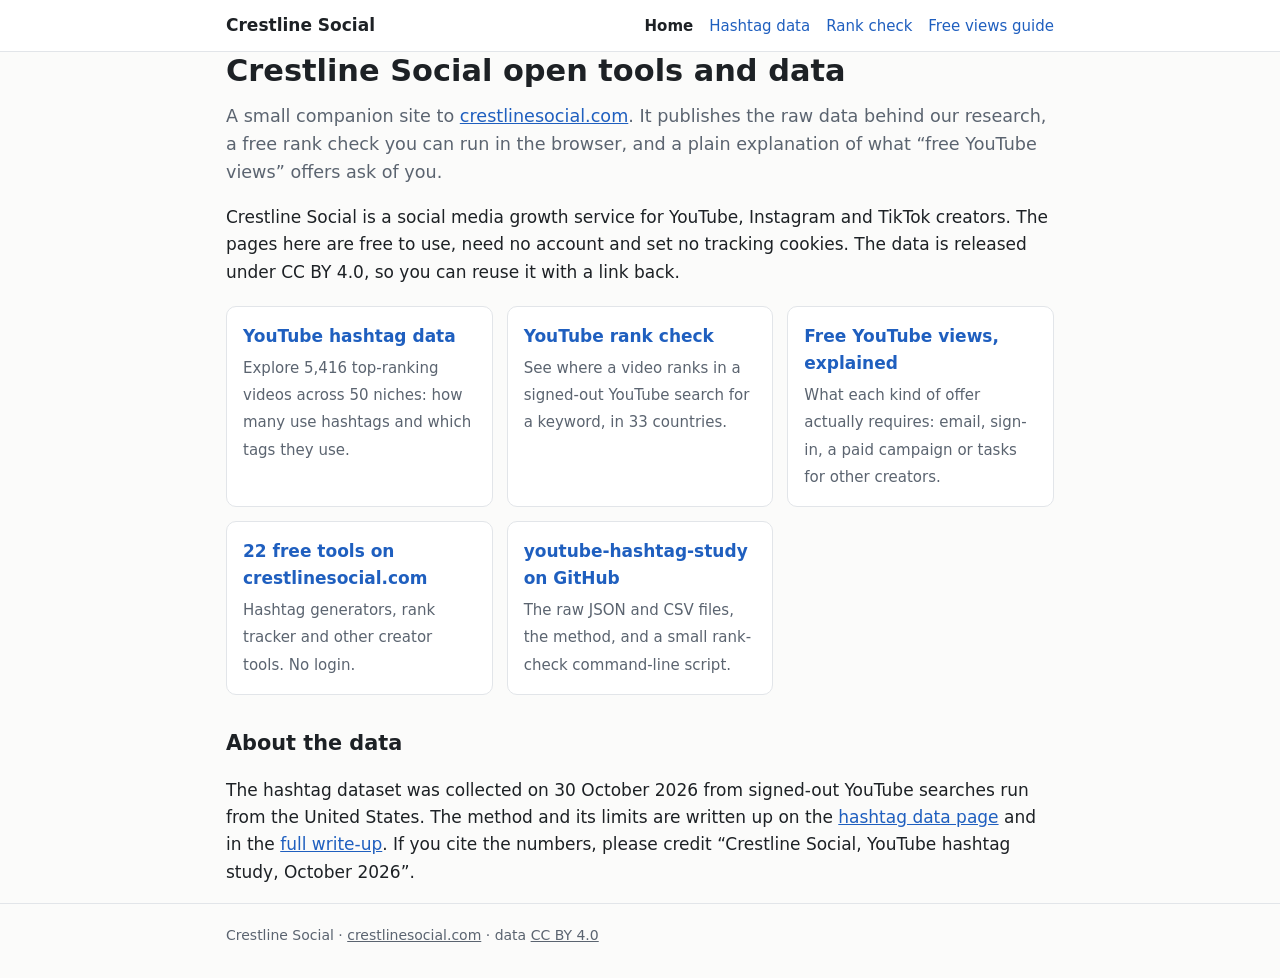
<file: index.html>
<!doctype html>
<html lang="en">
<head>
<meta charset="utf-8">
<meta name="viewport" content="width=device-width, initial-scale=1">
<title>Crestline Social open tools and data</title>
<meta name="description" content="Open data and free tools from Crestline Social: a YouTube hashtag dataset covering 50 niches, a YouTube rank check, and a plain guide to free YouTube views offers.">
<link rel="canonical" href="https://crestlinesocial.github.io/">
<link rel="stylesheet" href="/style.css">
<script type="application/ld+json">
{
  "@context": "https://schema.org",
  "@graph": [
    {
      "@type": "Organization",
      "@id": "https://crestlinesocial.com/#organization",
      "name": "Crestline Social",
      "url": "https://crestlinesocial.com/",
      "email": "support@crestlinesocial.com",
      "sameAs": ["https://github.com/crestlinesocial"]
    },
    {
      "@type": "WebSite",
      "@id": "https://crestlinesocial.github.io/#website",
      "name": "Crestline Social open tools and data",
      "url": "https://crestlinesocial.github.io/",
      "inLanguage": "en",
      "publisher": {"@id": "https://crestlinesocial.com/#organization"}
    }
  ]
}
</script>
</head>
<body>
<header class="site"><div class="wrap">
  <a class="brand" href="/">Crestline Social</a>
  <nav aria-label="Main">
    <a href="/" aria-current="page">Home</a>
    <a href="/hashtags/">Hashtag data</a>
    <a href="/rank-check/">Rank check</a>
    <a href="/free-youtube-views/">Free views guide</a>
  </nav>
</div></header>

<main class="wrap">
  <h1>Crestline Social open tools and data</h1>
  <p class="lede">A small companion site to <a href="https://crestlinesocial.com/">crestlinesocial.com</a>. It publishes the raw data behind our research, a free rank check you can run in the browser, and a plain explanation of what &ldquo;free YouTube views&rdquo; offers ask of you.</p>

  <p>Crestline Social is a social media growth service for YouTube, Instagram and TikTok creators. The pages here are free to use, need no account and set no tracking cookies. The data is released under CC&nbsp;BY&nbsp;4.0, so you can reuse it with a link back.</p>

  <div class="cards">
    <a class="card" href="/hashtags/">
      <strong>YouTube hashtag data</strong>
      <span>Explore 5,416 top-ranking videos across 50 niches: how many use hashtags and which tags they use.</span>
    </a>
    <a class="card" href="/rank-check/">
      <strong>YouTube rank check</strong>
      <span>See where a video ranks in a signed-out YouTube search for a keyword, in 33 countries.</span>
    </a>
    <a class="card" href="/free-youtube-views/">
      <strong>Free YouTube views, explained</strong>
      <span>What each kind of offer actually requires: email, sign-in, a paid campaign or tasks for other creators.</span>
    </a>
    <a class="card" href="https://crestlinesocial.com/tools/">
      <strong>22 free tools on crestlinesocial.com</strong>
      <span>Hashtag generators, rank tracker and other creator tools. No login.</span>
    </a>
    <a class="card" href="https://github.com/crestlinesocial/youtube-hashtag-study">
      <strong>youtube-hashtag-study on GitHub</strong>
      <span>The raw JSON and CSV files, the method, and a small rank-check command-line script.</span>
    </a>
  </div>

  <h2>About the data</h2>
  <p>The hashtag dataset was collected on 30 October 2026 from signed-out YouTube searches run from the United States. The method and its limits are written up on the <a href="/hashtags/">hashtag data page</a> and in the <a href="https://crestlinesocial.com/blog/youtube-hashtag-study-50-niches/">full write-up</a>. If you cite the numbers, please credit &ldquo;Crestline Social, YouTube hashtag study, October 2026&rdquo;.</p>
</main>

<footer class="site"><div class="wrap">
  Crestline Social &middot; <a href="https://crestlinesocial.com/">crestlinesocial.com</a> &middot; data <a href="https://creativecommons.org/licenses/by/4.0/">CC BY 4.0</a>
</div></footer>
</body>
</html>
</file>
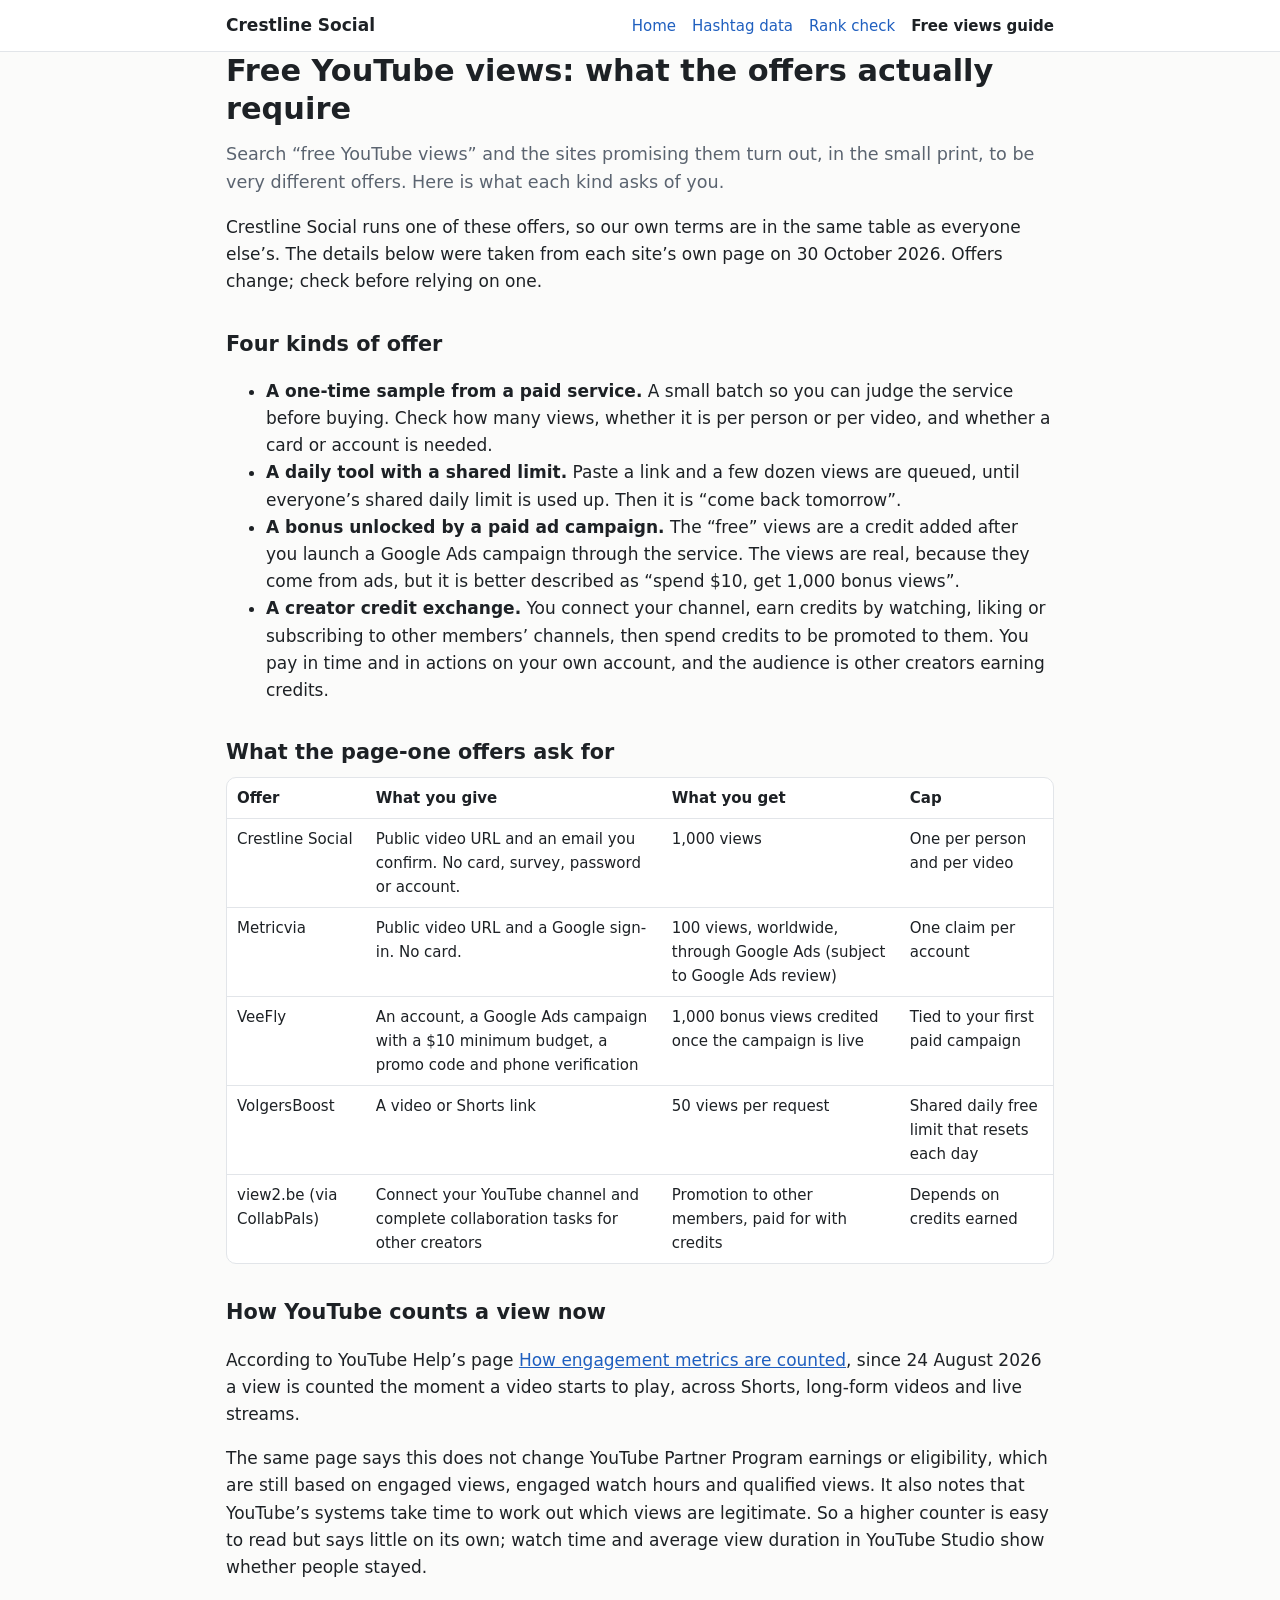
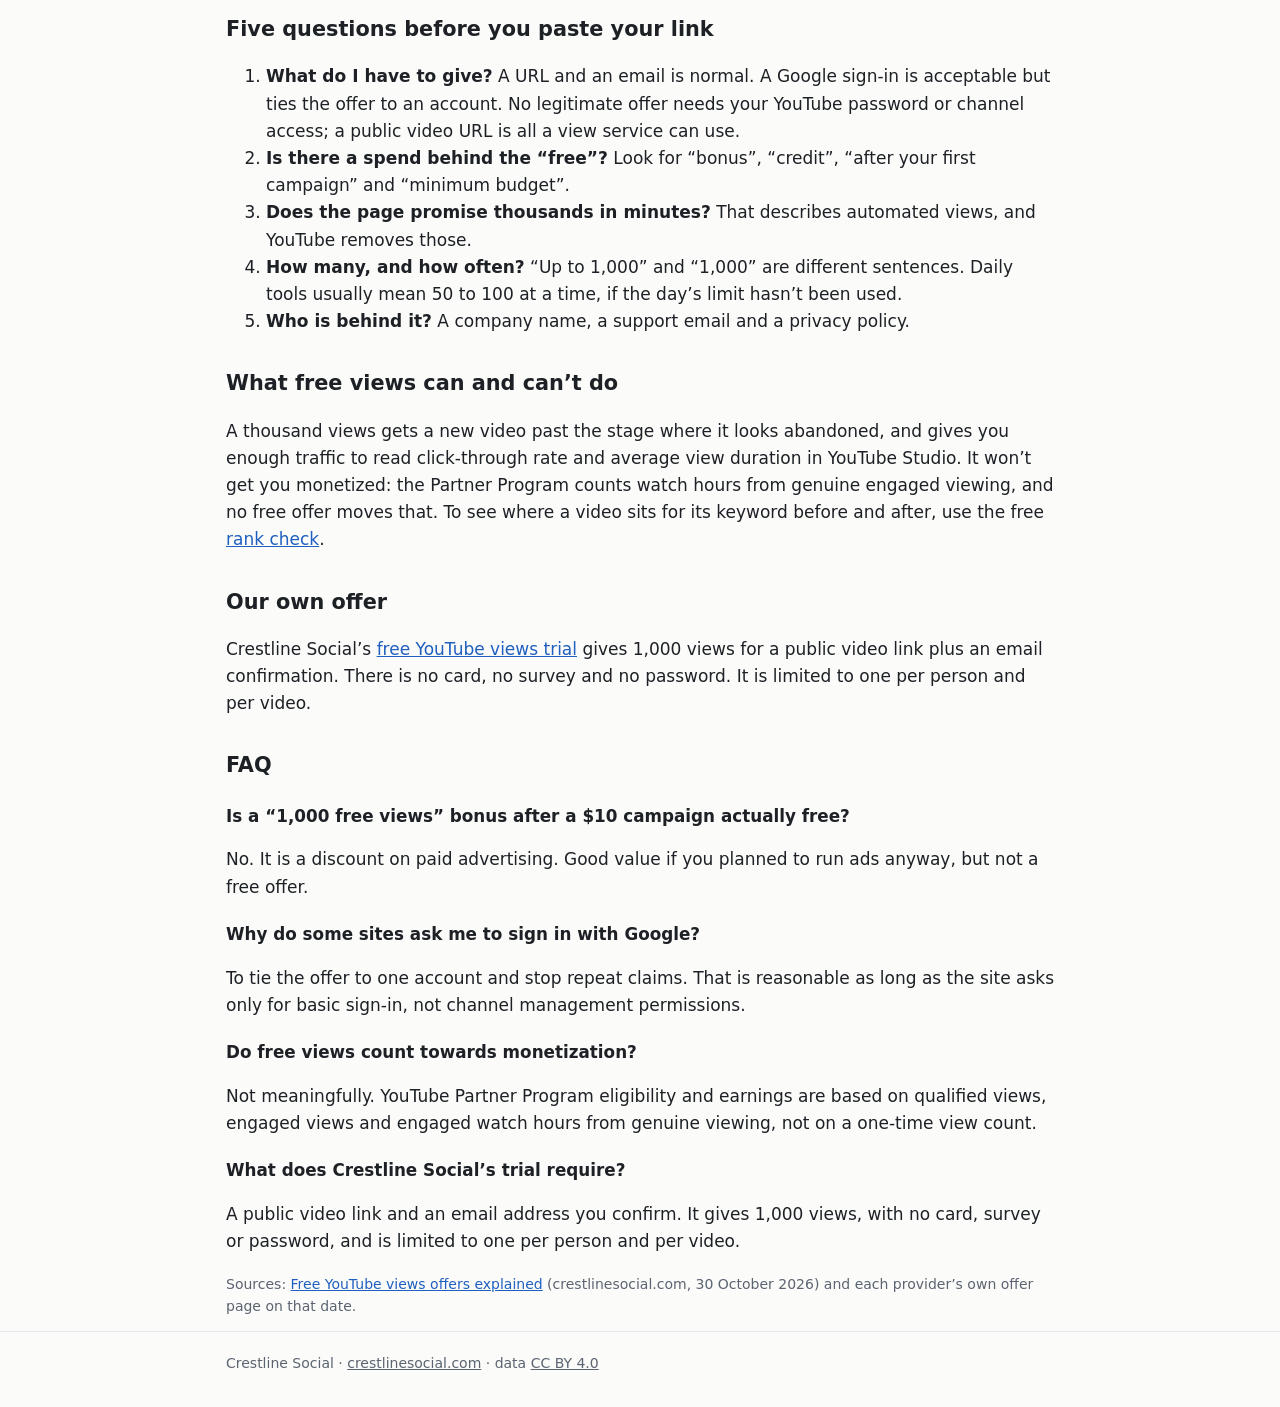
<file: free-youtube-views/index.html>
<!doctype html>
<html lang="en">
<head>
<meta charset="utf-8">
<meta name="viewport" content="width=device-width, initial-scale=1">
<title>Free YouTube views: what the offers actually require | Crestline Social</title>
<meta name="description" content="A plain comparison of free YouTube views offers: what each asks you to give (email, Google sign-in, a paid campaign, tasks), what you get, and the limits.">
<link rel="canonical" href="https://crestlinesocial.github.io/free-youtube-views/">
<link rel="stylesheet" href="/style.css">
<script type="application/ld+json">
{
  "@context": "https://schema.org",
  "@type": "FAQPage",
  "mainEntity": [
    {
      "@type": "Question",
      "name": "Is a “1,000 free views” bonus after a $10 campaign actually free?",
      "acceptedAnswer": {"@type": "Answer", "text": "No. It is a discount on paid advertising. Good value if you planned to run ads anyway, but not a free offer."}
    },
    {
      "@type": "Question",
      "name": "Why do some sites ask me to sign in with Google?",
      "acceptedAnswer": {"@type": "Answer", "text": "To tie the offer to one account and stop repeat claims. That is reasonable as long as the site asks only for basic sign-in, not channel management permissions."}
    },
    {
      "@type": "Question",
      "name": "Do free views count towards monetization?",
      "acceptedAnswer": {"@type": "Answer", "text": "Not meaningfully. YouTube Partner Program eligibility and earnings are based on qualified views, engaged views and engaged watch hours from genuine viewing, not on a one-time view count."}
    },
    {
      "@type": "Question",
      "name": "What does Crestline Social’s trial require?",
      "acceptedAnswer": {"@type": "Answer", "text": "A public video link and an email address you confirm. It gives 1,000 views, with no card, survey or password, and is limited to one per person and per video."}
    }
  ]
}
</script>
</head>
<body>
<header class="site"><div class="wrap">
  <a class="brand" href="/">Crestline Social</a>
  <nav aria-label="Main">
    <a href="/">Home</a>
    <a href="/hashtags/">Hashtag data</a>
    <a href="/rank-check/">Rank check</a>
    <a href="/free-youtube-views/" aria-current="page">Free views guide</a>
  </nav>
</div></header>

<main class="wrap">
  <h1>Free YouTube views: what the offers actually require</h1>
  <p class="lede">Search &ldquo;free YouTube views&rdquo; and the sites promising them turn out, in the small print, to be very different offers. Here is what each kind asks of you.</p>

  <p>Crestline Social runs one of these offers, so our own terms are in the same table as everyone else&rsquo;s. The details below were taken from each site&rsquo;s own page on 30 October 2026. Offers change; check before relying on one.</p>

  <h2>Four kinds of offer</h2>
  <ul>
    <li><strong>A one-time sample from a paid service.</strong> A small batch so you can judge the service before buying. Check how many views, whether it is per person or per video, and whether a card or account is needed.</li>
    <li><strong>A daily tool with a shared limit.</strong> Paste a link and a few dozen views are queued, until everyone&rsquo;s shared daily limit is used up. Then it is &ldquo;come back tomorrow&rdquo;.</li>
    <li><strong>A bonus unlocked by a paid ad campaign.</strong> The &ldquo;free&rdquo; views are a credit added after you launch a Google Ads campaign through the service. The views are real, because they come from ads, but it is better described as &ldquo;spend $10, get 1,000 bonus views&rdquo;.</li>
    <li><strong>A creator credit exchange.</strong> You connect your channel, earn credits by watching, liking or subscribing to other members&rsquo; channels, then spend credits to be promoted to them. You pay in time and in actions on your own account, and the audience is other creators earning credits.</li>
  </ul>

  <h2>What the page-one offers ask for</h2>
  <div class="table-scroll">
    <table>
      <thead><tr><th scope="col">Offer</th><th scope="col">What you give</th><th scope="col">What you get</th><th scope="col">Cap</th></tr></thead>
      <tbody>
        <tr><td>Crestline Social</td><td>Public video URL and an email you confirm. No card, survey, password or account.</td><td>1,000 views</td><td>One per person and per video</td></tr>
        <tr><td>Metricvia</td><td>Public video URL and a Google sign-in. No card.</td><td>100 views, worldwide, through Google Ads (subject to Google Ads review)</td><td>One claim per account</td></tr>
        <tr><td>VeeFly</td><td>An account, a Google Ads campaign with a $10 minimum budget, a promo code and phone verification</td><td>1,000 bonus views credited once the campaign is live</td><td>Tied to your first paid campaign</td></tr>
        <tr><td>VolgersBoost</td><td>A video or Shorts link</td><td>50 views per request</td><td>Shared daily free limit that resets each day</td></tr>
        <tr><td>view2.be (via CollabPals)</td><td>Connect your YouTube channel and complete collaboration tasks for other creators</td><td>Promotion to other members, paid for with credits</td><td>Depends on credits earned</td></tr>
      </tbody>
    </table>
  </div>

  <h2>How YouTube counts a view now</h2>
  <p>According to YouTube Help&rsquo;s page <a href="https://support.google.com/youtube/answer/2991785">How engagement metrics are counted</a>, since 24 August 2026 a view is counted the moment a video starts to play, across Shorts, long-form videos and live streams.</p>
  <p>The same page says this does not change YouTube Partner Program earnings or eligibility, which are still based on engaged views, engaged watch hours and qualified views. It also notes that YouTube&rsquo;s systems take time to work out which views are legitimate. So a higher counter is easy to read but says little on its own; watch time and average view duration in YouTube Studio show whether people stayed.</p>

  <h2>Five questions before you paste your link</h2>
  <ol>
    <li><strong>What do I have to give?</strong> A URL and an email is normal. A Google sign-in is acceptable but ties the offer to an account. No legitimate offer needs your YouTube password or channel access; a public video URL is all a view service can use.</li>
    <li><strong>Is there a spend behind the &ldquo;free&rdquo;?</strong> Look for &ldquo;bonus&rdquo;, &ldquo;credit&rdquo;, &ldquo;after your first campaign&rdquo; and &ldquo;minimum budget&rdquo;.</li>
    <li><strong>Does the page promise thousands in minutes?</strong> That describes automated views, and YouTube removes those.</li>
    <li><strong>How many, and how often?</strong> &ldquo;Up to 1,000&rdquo; and &ldquo;1,000&rdquo; are different sentences. Daily tools usually mean 50 to 100 at a time, if the day&rsquo;s limit hasn&rsquo;t been used.</li>
    <li><strong>Who is behind it?</strong> A company name, a support email and a privacy policy.</li>
  </ol>

  <h2>What free views can and can&rsquo;t do</h2>
  <p>A thousand views gets a new video past the stage where it looks abandoned, and gives you enough traffic to read click-through rate and average view duration in YouTube Studio. It won&rsquo;t get you monetized: the Partner Program counts watch hours from genuine engaged viewing, and no free offer moves that. To see where a video sits for its keyword before and after, use the free <a href="/rank-check/">rank check</a>.</p>

  <h2>Our own offer</h2>
  <p>Crestline Social&rsquo;s <a href="https://crestlinesocial.com/free-youtube-views/">free YouTube views trial</a> gives 1,000 views for a public video link plus an email confirmation. There is no card, no survey and no password. It is limited to one per person and per video.</p>

  <h2>FAQ</h2>
  <h3>Is a &ldquo;1,000 free views&rdquo; bonus after a $10 campaign actually free?</h3>
  <p>No. It is a discount on paid advertising. Good value if you planned to run ads anyway, but not a free offer.</p>
  <h3>Why do some sites ask me to sign in with Google?</h3>
  <p>To tie the offer to one account and stop repeat claims. That is reasonable as long as the site asks only for basic sign-in, not channel management permissions.</p>
  <h3>Do free views count towards monetization?</h3>
  <p>Not meaningfully. YouTube Partner Program eligibility and earnings are based on qualified views, engaged views and engaged watch hours from genuine viewing, not on a one-time view count.</p>
  <h3>What does Crestline Social&rsquo;s trial require?</h3>
  <p>A public video link and an email address you confirm. It gives 1,000 views, with no card, survey or password, and is limited to one per person and per video.</p>

  <p class="small">Sources: <a href="https://crestlinesocial.com/blog/free-youtube-views-offers-explained/">Free YouTube views offers explained</a> (crestlinesocial.com, 30 October 2026) and each provider&rsquo;s own offer page on that date.</p>
</main>

<footer class="site"><div class="wrap">
  Crestline Social &middot; <a href="https://crestlinesocial.com/">crestlinesocial.com</a> &middot; data <a href="https://creativecommons.org/licenses/by/4.0/">CC BY 4.0</a>
</div></footer>
</body>
</html>
</file>
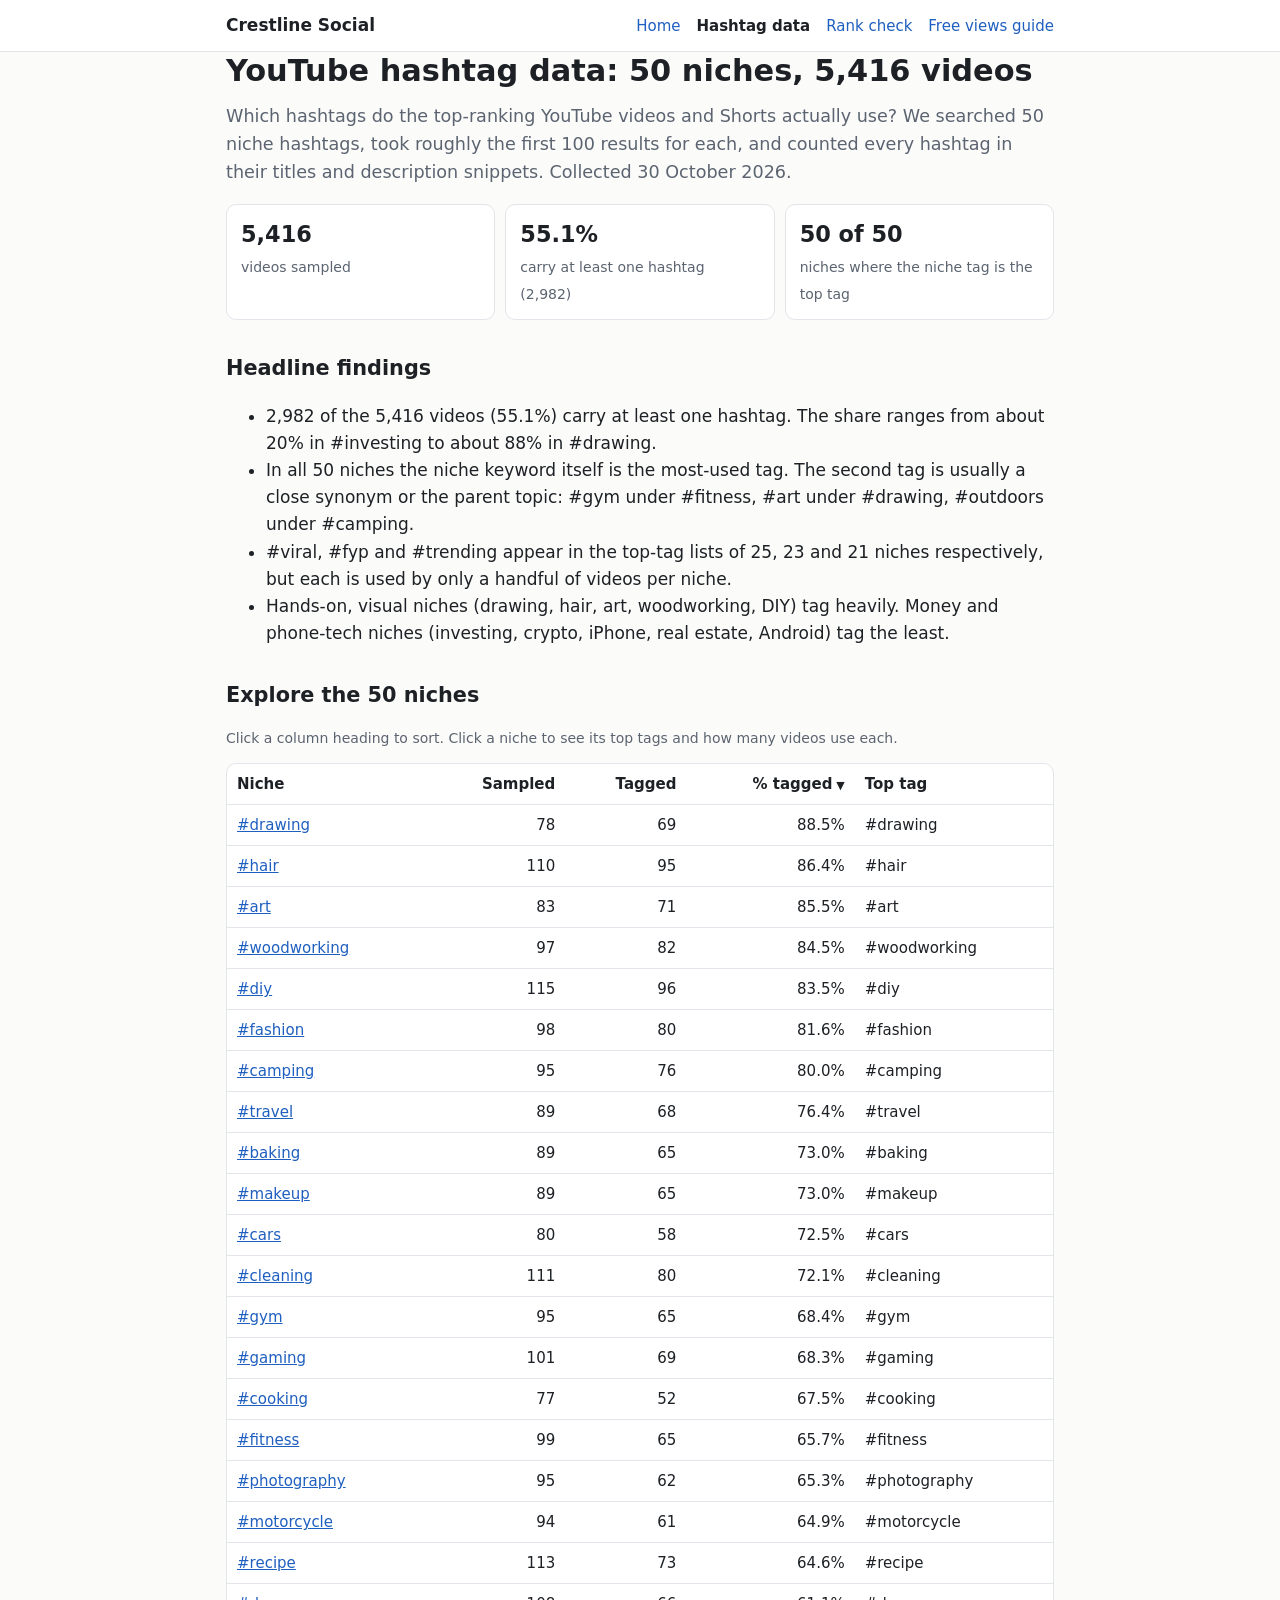
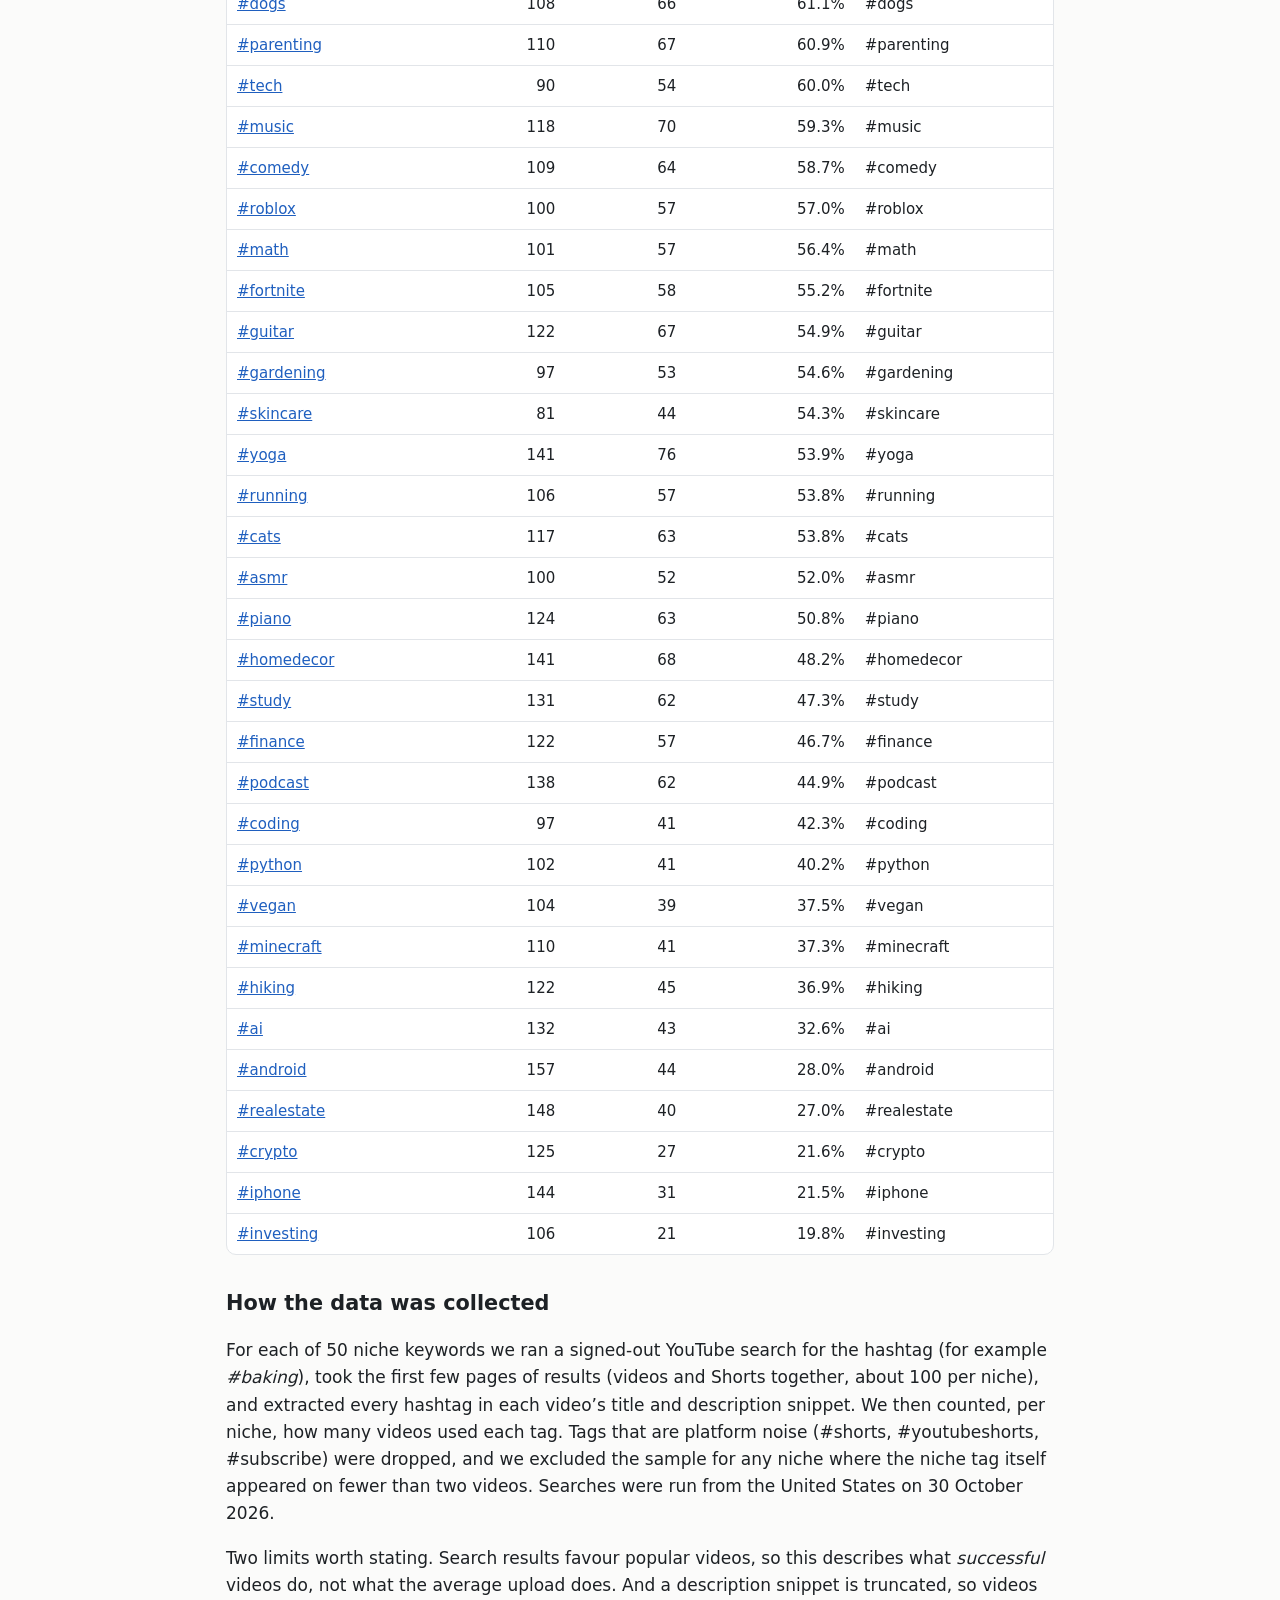
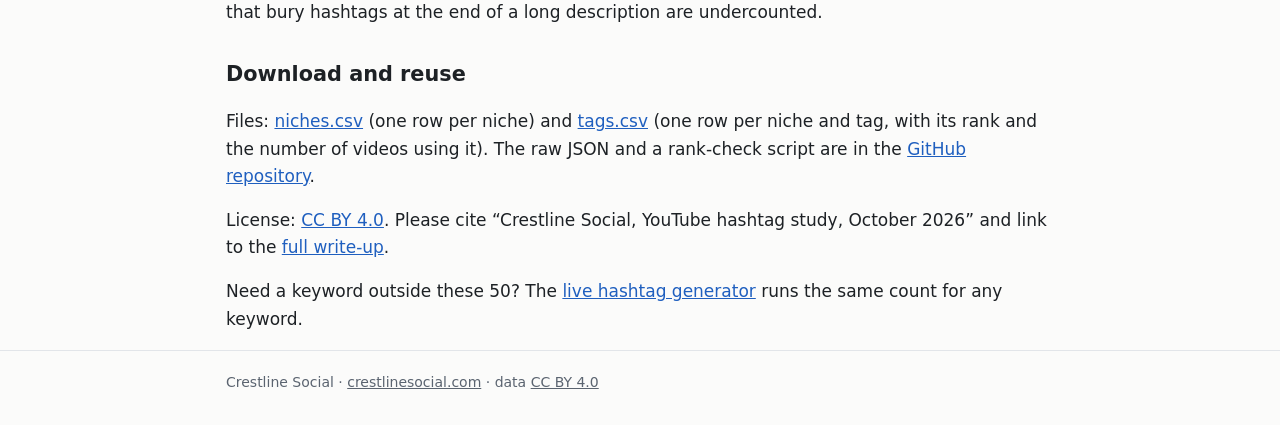
<file: hashtags/index.html>
<!doctype html>
<html lang="en">
<head>
<meta charset="utf-8">
<meta name="viewport" content="width=device-width, initial-scale=1">
<title>YouTube hashtag data: 50 niches, 5,416 videos | Crestline Social</title>
<meta name="description" content="Explore which hashtags 5,416 top-ranking YouTube videos and Shorts use across 50 niches. Sortable table, top tags per niche, CSV download, CC BY 4.0.">
<link rel="canonical" href="https://crestlinesocial.github.io/hashtags/">
<link rel="stylesheet" href="/style.css">
<script type="application/ld+json">
{
  "@context": "https://schema.org",
  "@type": "Dataset",
  "name": "YouTube hashtag study: 5,416 top videos across 50 niches",
  "description": "Hashtags used by the top-ranking YouTube videos and Shorts for 50 niche hashtags (#fitness to #woodworking). For each niche, a signed-out YouTube search from the United States was run on 30 October 2026, roughly the first 100 results were taken, and every hashtag in their titles and description snippets was counted. Includes per-niche totals and the top tags per niche with the number of videos using each.",
  "url": "https://crestlinesocial.github.io/hashtags/",
  "sameAs": "https://github.com/crestlinesocial/youtube-hashtag-study",
  "license": "https://creativecommons.org/licenses/by/4.0/",
  "isAccessibleForFree": true,
  "creator": {"@type": "Organization", "name": "Crestline Social", "url": "https://crestlinesocial.com/"},
  "datePublished": "2026-10-30",
  "temporalCoverage": "2026-10-30",
  "spatialCoverage": "United States",
  "keywords": ["YouTube", "hashtags", "YouTube Shorts", "social media", "niches"],
  "variableMeasured": ["videos sampled", "videos with hashtags", "percentage with hashtags", "top tag", "videos using each tag"],
  "citation": "Crestline Social, YouTube hashtag study, October 2026. https://crestlinesocial.com/blog/youtube-hashtag-study-50-niches/",
  "distribution": [
    {"@type": "DataDownload", "encodingFormat": "text/csv", "name": "niches.csv", "contentUrl": "https://crestlinesocial.github.io/data/niches.csv"},
    {"@type": "DataDownload", "encodingFormat": "text/csv", "name": "tags.csv", "contentUrl": "https://crestlinesocial.github.io/data/tags.csv"}
  ]
}
</script>
</head>
<body>
<header class="site"><div class="wrap">
  <a class="brand" href="/">Crestline Social</a>
  <nav aria-label="Main">
    <a href="/">Home</a>
    <a href="/hashtags/" aria-current="page">Hashtag data</a>
    <a href="/rank-check/">Rank check</a>
    <a href="/free-youtube-views/">Free views guide</a>
  </nav>
</div></header>

<main class="wrap">
  <h1>YouTube hashtag data: 50 niches, 5,416 videos</h1>
  <p class="lede">Which hashtags do the top-ranking YouTube videos and Shorts actually use? We searched 50 niche hashtags, took roughly the first 100 results for each, and counted every hashtag in their titles and description snippets. Collected 30 October 2026.</p>

  <div class="stats">
    <div class="stat"><b>5,416</b><span>videos sampled</span></div>
    <div class="stat"><b>55.1%</b><span>carry at least one hashtag (2,982)</span></div>
    <div class="stat"><b>50 of 50</b><span>niches where the niche tag is the top tag</span></div>
  </div>

  <h2>Headline findings</h2>
  <ul>
    <li>2,982 of the 5,416 videos (55.1%) carry at least one hashtag. The share ranges from about 20% in #investing to about 88% in #drawing.</li>
    <li>In all 50 niches the niche keyword itself is the most-used tag. The second tag is usually a close synonym or the parent topic: #gym under #fitness, #art under #drawing, #outdoors under #camping.</li>
    <li>#viral, #fyp and #trending appear in the top-tag lists of 25, 23 and 21 niches respectively, but each is used by only a handful of videos per niche.</li>
    <li>Hands-on, visual niches (drawing, hair, art, woodworking, DIY) tag heavily. Money and phone-tech niches (investing, crypto, iPhone, real estate, Android) tag the least.</li>
  </ul>

  <h2>Explore the 50 niches</h2>
  <p class="small">Click a column heading to sort. Click a niche to see its top tags and how many videos use each.</p>
  <div class="table-scroll">
    <table id="niches">
      <thead><tr>
        <th scope="col" data-key="keyword"><button type="button">Niche</button></th>
        <th scope="col" class="num" data-key="sampled"><button type="button">Sampled</button></th>
        <th scope="col" class="num" data-key="tagged"><button type="button">Tagged</button></th>
        <th scope="col" class="num" data-key="pct" aria-sort="descending"><button type="button">% tagged</button></th>
        <th scope="col" data-key="top"><button type="button">Top tag</button></th>
      </tr></thead>
      <tbody><tr><td colspan="5" id="status">Loading data&hellip;</td></tr></tbody>
    </table>
  </div>
  <noscript><p>The table needs JavaScript. You can download the data directly: <a href="/data/niches.csv">niches.csv</a> and <a href="/data/tags.csv">tags.csv</a>.</p></noscript>

  <div class="panel" id="detail" hidden>
    <h2 id="detail-title" style="margin-top:0">Top tags</h2>
    <p class="small" id="detail-sub"></p>
    <div class="table-scroll">
      <table>
        <thead><tr><th scope="col" class="num">#</th><th scope="col">Tag</th><th scope="col" class="num">Videos</th><th scope="col" style="width:40%">Share of tagged videos</th></tr></thead>
        <tbody id="detail-body"></tbody>
      </table>
    </div>
  </div>

  <h2>How the data was collected</h2>
  <p>For each of 50 niche keywords we ran a signed-out YouTube search for the hashtag (for example <em>#baking</em>), took the first few pages of results (videos and Shorts together, about 100 per niche), and extracted every hashtag in each video&rsquo;s title and description snippet. We then counted, per niche, how many videos used each tag. Tags that are platform noise (#shorts, #youtubeshorts, #subscribe) were dropped, and we excluded the sample for any niche where the niche tag itself appeared on fewer than two videos. Searches were run from the United States on 30 October 2026.</p>
  <p>Two limits worth stating. Search results favour popular videos, so this describes what <em>successful</em> videos do, not what the average upload does. And a description snippet is truncated, so videos that bury hashtags at the end of a long description are undercounted.</p>

  <h2>Download and reuse</h2>
  <p>Files: <a href="/data/niches.csv">niches.csv</a> (one row per niche) and <a href="/data/tags.csv">tags.csv</a> (one row per niche and tag, with its rank and the number of videos using it). The raw JSON and a rank-check script are in the <a href="https://github.com/crestlinesocial/youtube-hashtag-study">GitHub repository</a>.</p>
  <p>License: <a href="https://creativecommons.org/licenses/by/4.0/">CC BY 4.0</a>. Please cite &ldquo;Crestline Social, YouTube hashtag study, October 2026&rdquo; and link to the <a href="https://crestlinesocial.com/blog/youtube-hashtag-study-50-niches/">full write-up</a>.</p>
  <p>Need a keyword outside these 50? The <a href="https://crestlinesocial.com/tools/instagram-hashtag-generator/">live hashtag generator</a> runs the same count for any keyword.</p>
</main>

<footer class="site"><div class="wrap">
  Crestline Social &middot; <a href="https://crestlinesocial.com/">crestlinesocial.com</a> &middot; data <a href="https://creativecommons.org/licenses/by/4.0/">CC BY 4.0</a>
</div></footer>

<script>
(function () {
  var rows = [], tags = {}, sortKey = 'pct', sortDir = -1, selected = null;
  var tbody = document.querySelector('#niches tbody');

  function parse(text) {
    var lines = text.trim().split(/\r?\n/), head = lines.shift().split(',');
    return lines.map(function (l) {
      var v = l.split(','), o = {};
      head.forEach(function (h, i) { o[h] = v[i]; });
      return o;
    });
  }
  function cell(tr, text, cls) {
    var td = document.createElement('td');
    if (cls) td.className = cls;
    td.textContent = text;
    tr.appendChild(td);
    return td;
  }
  function render() {
    rows.sort(function (a, b) {
      var x = a[sortKey], y = b[sortKey];
      return (x < y ? -1 : x > y ? 1 : 0) * sortDir;
    });
    tbody.textContent = '';
    rows.forEach(function (r) {
      var tr = document.createElement('tr');
      if (r.keyword === selected) tr.className = 'selected';
      var td = document.createElement('td'), b = document.createElement('button');
      b.type = 'button'; b.className = 'link'; b.textContent = '#' + r.keyword;
      b.addEventListener('click', function () { show(r); });
      td.appendChild(b); tr.appendChild(td);
      cell(tr, r.sampled, 'num');
      cell(tr, r.tagged, 'num');
      cell(tr, r.pct.toFixed(1) + '%', 'num');
      cell(tr, r.top);
      tr.addEventListener('click', function (e) { if (e.target === tr || e.target.tagName === 'TD') show(r); });
      tr.style.cursor = 'pointer';
      tbody.appendChild(tr);
    });
    document.querySelectorAll('#niches th').forEach(function (th) {
      if (th.dataset.key === sortKey) th.setAttribute('aria-sort', sortDir > 0 ? 'ascending' : 'descending');
      else th.removeAttribute('aria-sort');
    });
  }
  function show(r) {
    selected = r.keyword;
    render();
    var list = tags[r.keyword] || [], body = document.getElementById('detail-body');
    document.getElementById('detail-title').textContent = 'Top tags for #' + r.keyword;
    document.getElementById('detail-sub').textContent = r.sampled + ' videos sampled, ' + r.tagged +
      ' with at least one hashtag. Share is the number of videos using the tag divided by the ' + r.tagged + ' tagged videos.';
    body.textContent = '';
    list.forEach(function (t) {
      var tr = document.createElement('tr'), share = r.tagged ? t.videos / r.tagged : 0;
      cell(tr, t.rank, 'num');
      cell(tr, t.tag);
      cell(tr, t.videos, 'num');
      var td = document.createElement('td'), bar = document.createElement('span');
      bar.className = 'bar'; bar.style.width = Math.round(share * 100) + '%';
      bar.title = Math.round(share * 100) + '%';
      td.appendChild(bar); tr.appendChild(td);
      body.appendChild(tr);
    });
    var panel = document.getElementById('detail');
    panel.hidden = false;
    panel.scrollIntoView({ behavior: 'smooth', block: 'start' });
  }
  document.querySelectorAll('#niches th button').forEach(function (b) {
    b.addEventListener('click', function () {
      var key = b.parentNode.dataset.key;
      if (key === sortKey) sortDir = -sortDir;
      else { sortKey = key; sortDir = (key === 'keyword' || key === 'top') ? 1 : -1; }
      render();
    });
  });

  Promise.all([fetch('/data/niches.csv'), fetch('/data/tags.csv')]).then(function (res) {
    if (!res[0].ok || !res[1].ok) throw new Error('HTTP');
    return Promise.all([res[0].text(), res[1].text()]);
  }).then(function (t) {
    rows = parse(t[0]).map(function (n) {
      return { keyword: n.keyword, sampled: +n.videos_sampled, tagged: +n.videos_with_hashtags, pct: +n.pct_with_hashtags, top: n.top_tag };
    });
    parse(t[1]).forEach(function (r) {
      (tags[r.keyword] = tags[r.keyword] || []).push({ rank: +r.rank, tag: r.tag, videos: +r.videos });
    });
    Object.keys(tags).forEach(function (k) { tags[k].sort(function (a, b) { return a.rank - b.rank; }); });
    render();
  }).catch(function () {
    document.getElementById('status').innerHTML = 'Could not load the data. Download <a href="/data/niches.csv">niches.csv</a> and <a href="/data/tags.csv">tags.csv</a> instead.';
  });
})();
</script>
</body>
</html>
</file>
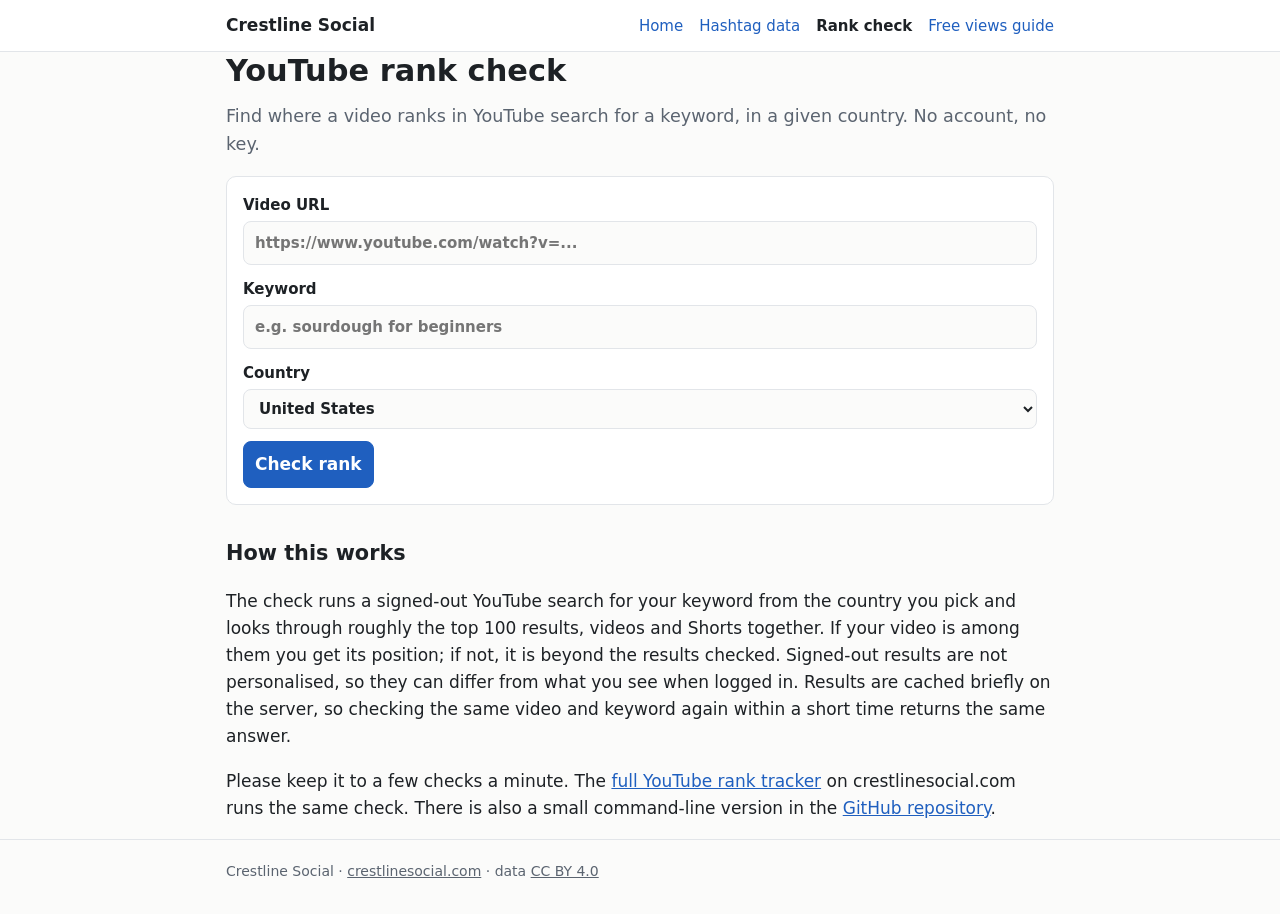
<file: rank-check/index.html>
<!doctype html>
<html lang="en">
<head>
<meta charset="utf-8">
<meta name="viewport" content="width=device-width, initial-scale=1">
<title>YouTube rank check: where does a video rank for a keyword? | Crestline Social</title>
<meta name="description" content="Free YouTube rank check: paste a video URL and a keyword to see where it ranks in a signed-out YouTube search in 33 countries, plus the top results. No login.">
<link rel="canonical" href="https://crestlinesocial.github.io/rank-check/">
<link rel="stylesheet" href="/style.css">
</head>
<body>
<header class="site"><div class="wrap">
  <a class="brand" href="/">Crestline Social</a>
  <nav aria-label="Main">
    <a href="/">Home</a>
    <a href="/hashtags/">Hashtag data</a>
    <a href="/rank-check/" aria-current="page">Rank check</a>
    <a href="/free-youtube-views/">Free views guide</a>
  </nav>
</div></header>

<main class="wrap">
  <h1>YouTube rank check</h1>
  <p class="lede">Find where a video ranks in YouTube search for a keyword, in a given country. No account, no key.</p>

  <div class="panel">
    <form class="rank" id="rank-form" novalidate>
      <label>Video URL
        <input id="url" name="url" type="url" inputmode="url" autocomplete="off" required placeholder="https://www.youtube.com/watch?v=...">
      </label>
      <label>Keyword
        <input id="keyword" name="keyword" type="text" autocomplete="off" required maxlength="120" placeholder="e.g. sourdough for beginners">
      </label>
      <label>Country
        <select id="country" name="country">
          <option value="US" selected>United States</option>
          <option value="GB">United Kingdom</option>
          <option value="CA">Canada</option>
          <option value="AU">Australia</option>
          <option value="IN">India</option>
          <option value="DE">Germany</option>
          <option value="FR">France</option>
          <option value="BR">Brazil</option>
          <option value="MX">Mexico</option>
          <option value="ES">Spain</option>
          <option value="IT">Italy</option>
          <option value="NL">Netherlands</option>
          <option value="JP">Japan</option>
          <option value="KR">South Korea</option>
          <option value="ID">Indonesia</option>
          <option value="PH">Philippines</option>
          <option value="PK">Pakistan</option>
          <option value="NG">Nigeria</option>
          <option value="ZA">South Africa</option>
          <option value="TR">Turkey</option>
          <option value="PL">Poland</option>
          <option value="SE">Sweden</option>
          <option value="AR">Argentina</option>
          <option value="CO">Colombia</option>
          <option value="VN">Vietnam</option>
          <option value="TH">Thailand</option>
          <option value="MY">Malaysia</option>
          <option value="SA">Saudi Arabia</option>
          <option value="AE">United Arab Emirates</option>
          <option value="EG">Egypt</option>
          <option value="BD">Bangladesh</option>
          <option value="KE">Kenya</option>
          <option value="NZ">New Zealand</option>
        </select>
      </label>
      <button class="primary" id="submit" type="submit">Check rank</button>
    </form>
  </div>

  <div id="out" aria-live="polite"></div>

  <h2>How this works</h2>
  <p>The check runs a signed-out YouTube search for your keyword from the country you pick and looks through roughly the top 100 results, videos and Shorts together. If your video is among them you get its position; if not, it is beyond the results checked. Signed-out results are not personalised, so they can differ from what you see when logged in. Results are cached briefly on the server, so checking the same video and keyword again within a short time returns the same answer.</p>
  <p>Please keep it to a few checks a minute. The <a href="https://crestlinesocial.com/tools/youtube-rank-tracker/">full YouTube rank tracker</a> on crestlinesocial.com runs the same check. There is also a small command-line version in the <a href="https://github.com/crestlinesocial/youtube-hashtag-study">GitHub repository</a>.</p>
</main>

<footer class="site"><div class="wrap">
  Crestline Social &middot; <a href="https://crestlinesocial.com/">crestlinesocial.com</a> &middot; data <a href="https://creativecommons.org/licenses/by/4.0/">CC BY 4.0</a>
</div></footer>

<script>
(function () {
  var API = 'https://crestlinesocial.com/wp-json/gwa/v1/youtube';
  var form = document.getElementById('rank-form'), out = document.getElementById('out'), btn = document.getElementById('submit');

  function el(tag, text, cls) {
    var e = document.createElement(tag);
    if (text != null) e.textContent = text;
    if (cls) e.className = cls;
    return e;
  }
  function message(text, isError) {
    out.textContent = '';
    var p = el('p', text, isError ? 'error' : null);
    var panel = el('div', null, 'panel'); panel.appendChild(p); out.appendChild(panel);
  }
  function looksLikeYouTube(u) {
    return /^(https?:\/\/)?(www\.|m\.|music\.)?(youtube\.com\/(watch\?|shorts\/|live\/|embed\/)|youtu\.be\/)/i.test(u.trim());
  }
  function showResult(d) {
    out.textContent = '';
    var panel = el('div', null, 'panel');
    var where = ' for “' + d.keyword + '” in ' + d.country;
    if (d.rank) {
      panel.appendChild(el('p', '#' + d.rank, 'result-rank'));
      panel.appendChild(el('p', 'Position ' + d.rank + where + (d.in_shorts_shelf ? ' (in the Shorts shelf)' : '') + '.'));
    } else {
      panel.appendChild(el('p', 'Not in the results checked', 'result-rank'));
      panel.appendChild(el('p', 'The video was not found in the first ' + (d.checked || 'roughly 100') + ' results' + where + '.'));
    }
    if (d.checked) panel.appendChild(el('p', d.checked + ' results checked in a signed-out search.', 'small'));
    if (d.top && d.top.length) {
      panel.appendChild(el('h2', 'Top results for this keyword'));
      var ol = el('ol');
      d.top.forEach(function (t) {
        var li = el('li'), a = el('a', t.title);
        a.href = 'https://www.youtube.com/watch?v=' + encodeURIComponent(t.id);
        a.rel = 'nofollow noopener';
        li.appendChild(a);
        li.appendChild(document.createTextNode(' — ' + t.channel));
        if (t.id === d.video_id) li.appendChild(el('strong', ' (your video)'));
        if (t.position) li.value = t.position;
        ol.appendChild(li);
      });
      panel.appendChild(ol);
    }
    out.appendChild(panel);
  }

  form.addEventListener('submit', function (e) {
    e.preventDefault();
    var url = document.getElementById('url').value.trim();
    var keyword = document.getElementById('keyword').value.trim();
    var country = document.getElementById('country').value;
    if (!url || !keyword) { message('Please enter both a video URL and a keyword.', true); return; }
    if (!looksLikeYouTube(url)) { message('That does not look like a YouTube video link. Paste a youtube.com/watch, /shorts/ or youtu.be link.', true); return; }

    btn.disabled = true; btn.textContent = 'Checking…';
    message('Searching YouTube. This usually takes a few seconds.');
    var q = 'action=rank&url=' + encodeURIComponent(url) + '&keyword=' + encodeURIComponent(keyword) + '&country=' + encodeURIComponent(country);

    fetch(API + '?' + q).then(function (r) {
      if (r.status === 429) throw new Error('rate');
      return r.json().catch(function () { throw new Error('bad'); }).then(function (d) {
        if (d && d.error) throw new Error('api:' + d.error);
        if (!r.ok) throw new Error('bad');
        return d;
      });
    }).then(showResult).catch(function (err) {
      var m = String(err && err.message || '');
      if (m === 'rate') message('Too many checks in a short time. Please wait a minute and try again.', true);
      else if (m.indexOf('api:') === 0) message('The check could not run: ' + m.slice(4), true);
      else message('The check could not be completed right now. Please try again in a moment, or use the full rank tracker on crestlinesocial.com.', true);
    }).then(function () {
      setTimeout(function () { btn.disabled = false; btn.textContent = 'Check rank'; }, 3000);
    });
  });
})();
</script>
</body>
</html>
</file>
<file: style.css>
:root {
  --bg: #fbfbfa;
  --fg: #1d2125;
  --muted: #5b6470;
  --line: #e2e5e9;
  --card: #ffffff;
  --accent: #1f5fbf;
  --accent-soft: #e8f0fc;
  --bar: #9bbbe8;
}
@media (prefers-color-scheme: dark) {
  :root {
    --bg: #15181c;
    --fg: #e6e8eb;
    --muted: #a0a8b3;
    --line: #2c3239;
    --card: #1c2025;
    --accent: #7fb0ff;
    --accent-soft: #1e2a3b;
    --bar: #3f6aa8;
  }
}
* { box-sizing: border-box; }
html { -webkit-text-size-adjust: 100%; }
body {
  margin: 0;
  background: var(--bg);
  color: var(--fg);
  font: 17px/1.6 system-ui, -apple-system, "Segoe UI", Roboto, "Helvetica Neue", Arial, sans-serif;
}
a { color: var(--accent); }
.wrap { max-width: 860px; margin: 0 auto; padding: 0 16px; }
header.site { border-bottom: 1px solid var(--line); background: var(--card); }
header.site .wrap { display: flex; flex-wrap: wrap; align-items: center; gap: 8px 20px; padding-top: 12px; padding-bottom: 12px; }
header.site .brand { font-weight: 700; color: var(--fg); text-decoration: none; margin-right: auto; }
header.site nav { display: flex; flex-wrap: wrap; gap: 4px 16px; font-size: 15px; }
header.site nav a { text-decoration: none; }
header.site nav a[aria-current="page"] { color: var(--fg); font-weight: 600; }
main { padding: 28px 0 40px; }
h1 { font-size: 1.9rem; line-height: 1.25; margin: 0 0 12px; }
h2 { font-size: 1.3rem; margin: 32px 0 8px; }
h3 { font-size: 1.05rem; margin: 20px 0 4px; }
.lede { font-size: 1.1rem; color: var(--muted); margin-top: 0; }
.small { font-size: 14px; color: var(--muted); }
.cards { display: grid; grid-template-columns: repeat(auto-fit, minmax(240px, 1fr)); gap: 14px; margin: 20px 0; }
.card { display: block; background: var(--card); border: 1px solid var(--line); border-radius: 10px; padding: 16px; text-decoration: none; color: var(--fg); }
.card:hover, .card:focus { border-color: var(--accent); }
.card strong { display: block; color: var(--accent); margin-bottom: 4px; }
.card span { font-size: 15px; color: var(--muted); }
.stats { display: grid; grid-template-columns: repeat(auto-fit, minmax(160px, 1fr)); gap: 10px; margin: 16px 0; }
.stat { background: var(--card); border: 1px solid var(--line); border-radius: 10px; padding: 12px 14px; }
.stat b { display: block; font-size: 1.4rem; }
.stat span { font-size: 14px; color: var(--muted); }
.table-scroll { overflow-x: auto; border: 1px solid var(--line); border-radius: 10px; background: var(--card); }
table { border-collapse: collapse; width: 100%; font-size: 15px; }
th, td { text-align: left; padding: 8px 10px; border-bottom: 1px solid var(--line); vertical-align: top; }
tr:last-child td { border-bottom: 0; }
th { font-weight: 600; white-space: nowrap; }
td.num, th.num { text-align: right; font-variant-numeric: tabular-nums; }
th button { all: unset; cursor: pointer; }
th button:focus-visible { outline: 2px solid var(--accent); }
th[aria-sort="ascending"] button::after { content: " \25B2"; font-size: 11px; }
th[aria-sort="descending"] button::after { content: " \25BC"; font-size: 11px; }
td button.link { all: unset; cursor: pointer; color: var(--accent); text-decoration: underline; }
td button.link:focus-visible { outline: 2px solid var(--accent); }
tr.selected td { background: var(--accent-soft); }
.bar { display: block; height: 8px; border-radius: 4px; background: var(--bar); min-width: 2px; }
.panel { background: var(--card); border: 1px solid var(--line); border-radius: 10px; padding: 16px; margin: 16px 0; }
form.rank { display: grid; gap: 12px; }
form.rank label { display: grid; gap: 4px; font-weight: 600; font-size: 15px; }
input, select, button.primary { font: inherit; padding: 9px 11px; border: 1px solid var(--line); border-radius: 8px; background: var(--bg); color: var(--fg); width: 100%; }
button.primary { background: var(--accent); color: #fff; border-color: var(--accent); cursor: pointer; font-weight: 600; width: auto; justify-self: start; }
button.primary[disabled] { opacity: .6; cursor: default; }
@media (prefers-color-scheme: dark) { button.primary { color: #10151c; } }
.result-rank { font-size: 1.6rem; font-weight: 700; margin: 0; }
.error { color: #b3261e; }
@media (prefers-color-scheme: dark) { .error { color: #ff8a80; } }
footer.site { border-top: 1px solid var(--line); padding: 20px 0 32px; font-size: 14px; color: var(--muted); }
footer.site a { color: var(--muted); }
@media (max-width: 520px) {
  body { font-size: 16px; }
  h1 { font-size: 1.55rem; }
  table { font-size: 14px; }
  th, td { padding: 7px 6px; }
  th { white-space: normal; }
}
</file>
